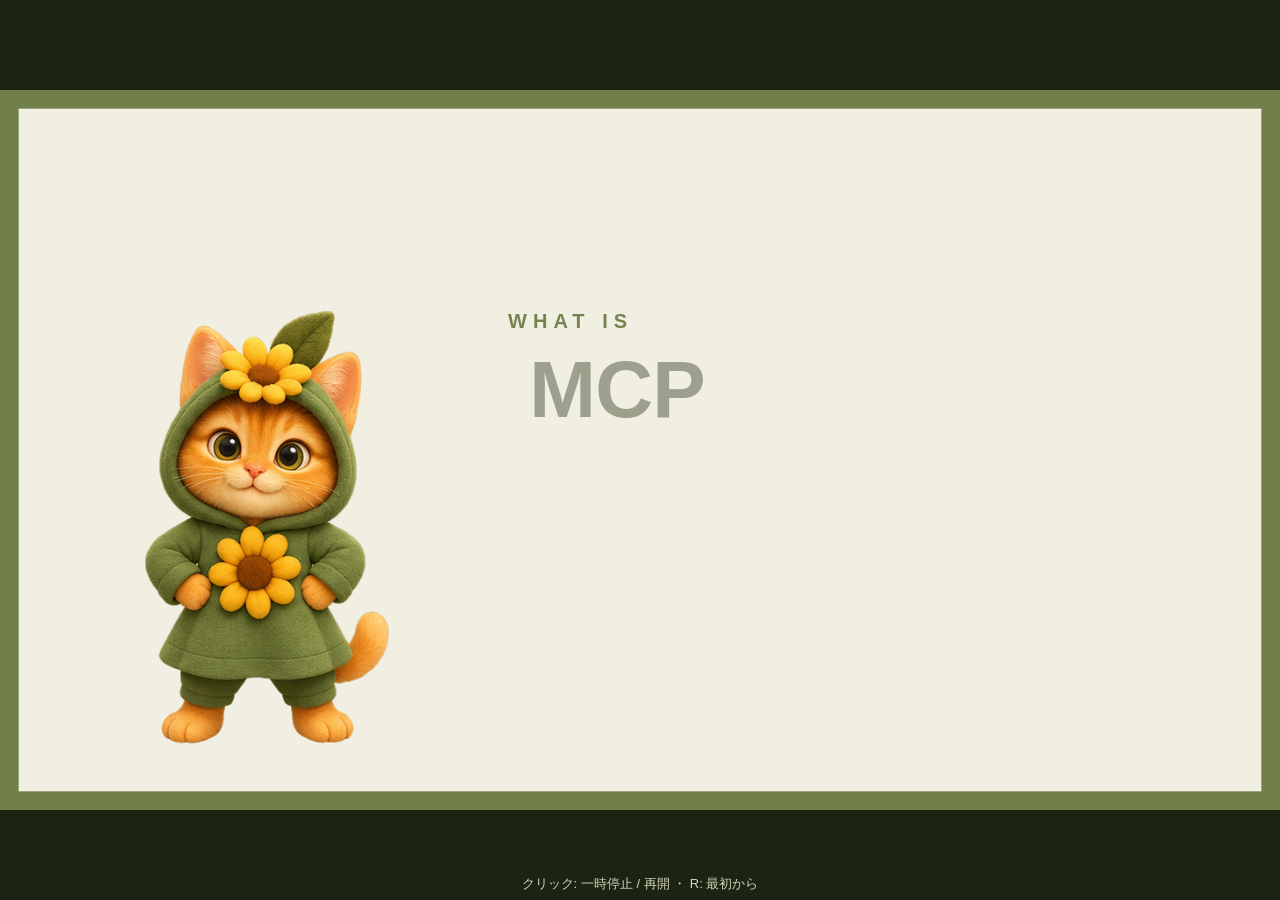
<file: .claude/skills/explainer-video/examples/mcp/index.html>
<!doctype html>
<html lang="ja"><head><meta charset="utf-8"><meta name="viewport" content="width=device-width,initial-scale=1">
<title>MCP とは</title>
<link rel="stylesheet" href="../../engine/explainer.css">
</head><body>
<script src="../../character/character.js"></script>
<script src="../../engine/icons.js"></script>
<script src="scene.js"></script>
<script src="../../engine/explainer.js"></script>
</body></html>
</file>
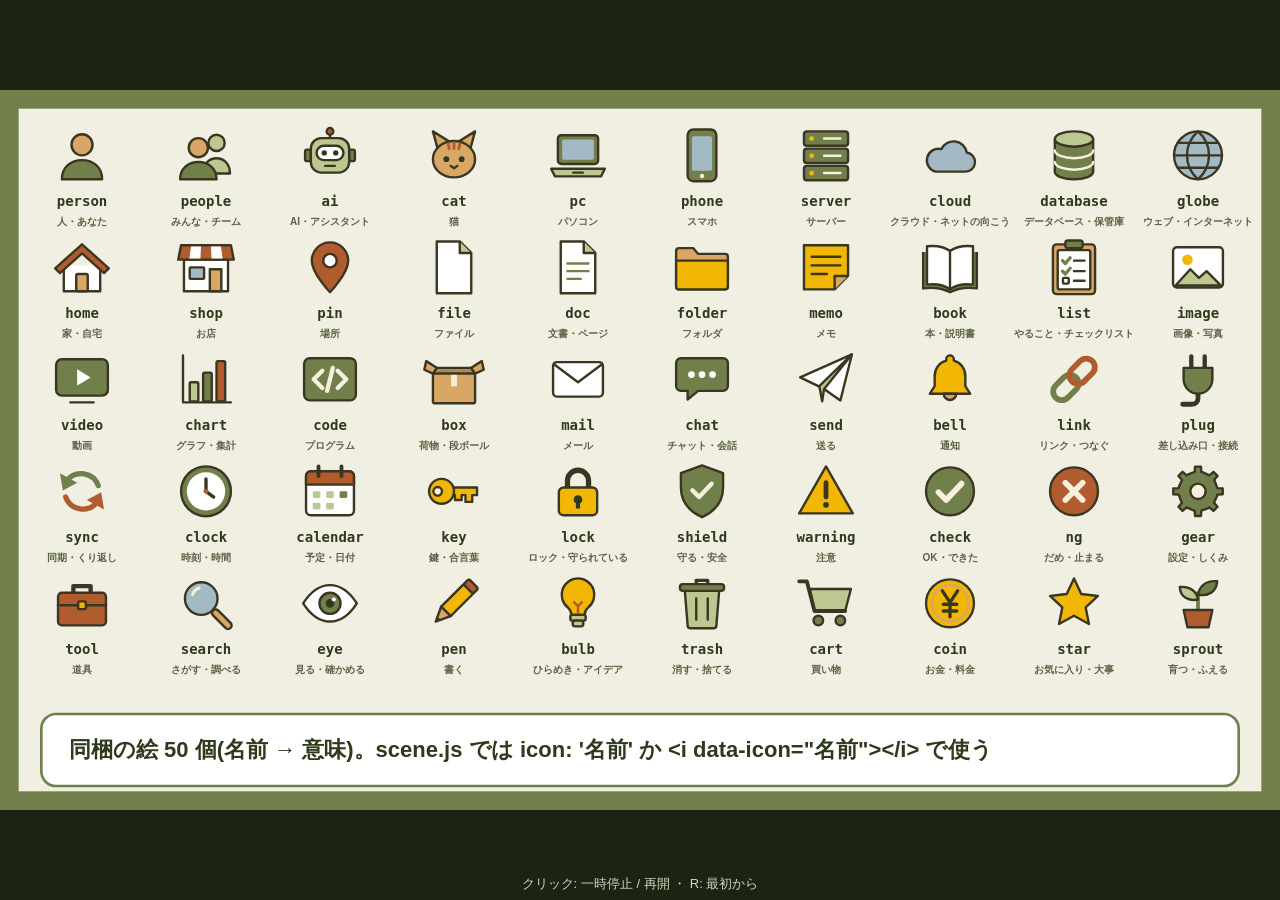
<file: .claude/skills/explainer-video/references/icon-catalog/index.html>
<!doctype html>
<html lang="ja"><head><meta charset="utf-8"><meta name="viewport" content="width=device-width,initial-scale=1">
<title>絵(アイコン)の一覧</title>
<link rel="stylesheet" href="../../engine/explainer.css">
</head><body>
<script src="../../engine/icons.js"></script>
<script src="scene.js"></script>
<script src="../../engine/explainer.js"></script>
</body></html>
</file>
<file: .claude/skills/explainer-video/engine/explainer.css>
/* 説明映像エンジンの見た目(kote2 標準テーマ)。色は VIDEO.theme で上書きできる */
:root { --bg:#f0efe2; --frame:#71804b; --ink:#2f3a1c; --ink-soft:#5a6242; --accent:#b05c2e; --card:#ffffff; --card-line:#d9dcc3; --badge-bg:#dde0c8; --sun:#f2b705;
  /* 絵(アイコン・イラスト)だけで使う色 */
  --leaf:#bcc792; --wood:#d8a766; --sky:#a3bac4; --paper:#f6efdc; --line:#3b3622; }
* { margin:0; padding:0; box-sizing:border-box; }
html, body { height:100%; background:#1d2312; overflow:hidden; }
#stage { position:absolute; left:0; top:0; width:1920px; height:1080px; background:var(--bg); transform-origin:0 0; overflow:hidden;
  font-family:"Hiragino Sans","Hiragino Kaku Gothic ProN","Yu Gothic","Meiryo","Noto Sans JP",sans-serif; color:var(--ink); }
.mono { font-family:"SF Mono",Menlo,Consolas,monospace; }

/* 地図(カメラで動かす 1 枚の絵) */
#map { position:absolute; left:0; top:0; transform-origin:0 0; }
#map > svg { position:absolute; left:0; top:0; overflow:visible; }
.it { position:absolute; }
.box { background:var(--card); border:4px solid var(--frame); border-radius:22px; padding:16px 22px;
  box-shadow:0 8px 0 rgba(47,58,28,.10); display:flex; flex-direction:column; justify-content:center; }
.box.top { justify-content:flex-start; }
.box.dash { border-style:dashed; background:#f7f6ec; }
.box.soft { background:#f7f6ec; border-width:3px; }
.box.strong { border-width:6px; }
.eb { font-size:21px; font-weight:800; letter-spacing:.15em; color:var(--frame); }
.k { font-size:34px; font-weight:800; line-height:1.2; white-space:nowrap; }
.d { font-size:22px; color:var(--ink-soft); margin-top:6px; line-height:1.35; }
.chip { background:var(--bg); border:3px solid var(--frame); border-radius:14px; display:flex; align-items:center; justify-content:center;
  font-size:22px; font-weight:800; white-space:nowrap; }
.zone { font-size:30px; font-weight:800; color:var(--frame); letter-spacing:.08em; white-space:nowrap; }
.row { font-size:22px; line-height:1.5; white-space:nowrap; }
.row b { font-weight:800; }
.lbl { position:absolute; font-size:22px; font-weight:700; color:var(--ink-soft); background:var(--bg); padding:2px 10px; border-radius:8px; white-space:nowrap; transform:translate(-50%,-50%); }
.lbl.o { color:var(--accent); }
.lbl.g { color:var(--frame); }
.tag { position:absolute; font-size:23px; font-weight:800; color:#fff; background:var(--accent); padding:8px 16px; border-radius:12px; white-space:nowrap; }
.tag.g { background:var(--frame); }
.pk { position:absolute; left:0; top:0; font-size:24px; font-weight:800; padding:8px 18px; border-radius:99px; white-space:nowrap; color:#fff; background:var(--frame);
  box-shadow:0 6px 14px rgba(47,58,28,.25); }
.pk.o { background:var(--accent); }

/* 画面に固定のもの */
#cap { position:absolute; left:250px; right:60px; bottom:34px; height:112px; background:var(--card); border:4px solid var(--frame); border-radius:24px;
  display:flex; align-items:center; padding:0 40px; font-size:33px; font-weight:700; line-height:1.4; }
#cap .step { flex:none; font-size:22px; font-weight:800; color:#fff; background:var(--frame); border-radius:10px; padding:4px 12px; margin-right:24px; letter-spacing:.1em; }
#legend { position:absolute; background:var(--card); border:3px solid var(--card-line); border-radius:16px; padding:14px 22px; font-size:24px; display:flex; flex-direction:column; gap:6px; }
#legend svg { vertical-align:middle; margin-right:10px; }
.cat { position:absolute; left:0; top:0; transform-origin:50% 100%; }
#title { position:absolute; inset:0; background:var(--bg); }
#title .t1 { position:absolute; left:760px; top:330px; font-size:30px; font-weight:800; letter-spacing:.3em; color:var(--frame); }
#title .t2 { position:absolute; left:760px; top:380px; font-size:120px; font-weight:800; letter-spacing:-.01em; white-space:nowrap; }
#title .t3 { position:absolute; left:760px; top:540px; font-size:40px; font-weight:700; color:var(--ink-soft); line-height:1.5; }
#title.nocat .t1, #title.nocat .t2, #title.nocat .t3 { left:160px; }
#frame { position:absolute; inset:0; border:28px solid var(--frame); pointer-events:none; }
#hint { position:fixed; left:50%; bottom:10px; transform:translateX(-50%); color:#cfd5b8; font:13px/1 sans-serif; transition:opacity .6s; pointer-events:none; }
.render #hint { display:none; }
.chipline { display:flex; flex-direction:column; gap:8px; margin-top:14px; }
.chipline > span { font-size:22px; white-space:nowrap; background:var(--bg); border-radius:10px; padding:6px 14px; }

/* 絵(engine/icons.js と scene.js の art)。塗りはクラスで指定し、色は上の変数に追従する */
.art-svg { display:block; width:100%; height:100%; overflow:visible; }
.f-frame { fill:var(--frame); } .f-leaf { fill:var(--leaf); } .f-accent { fill:var(--accent); } .f-wood { fill:var(--wood); } .f-sun { fill:var(--sun); }
.f-sky { fill:var(--sky); } .f-paper { fill:var(--paper); } .f-card { fill:var(--card); } .f-ink { fill:var(--ink); }
.ol { stroke:var(--line); stroke-width:2.5; stroke-linejoin:round; }
.ln { fill:none; stroke:var(--line); stroke-width:2.5; stroke-linecap:round; stroke-linejoin:round; }
.ln.w { stroke:var(--paper); } .ln.g { stroke:var(--frame); } .ln.o { stroke:var(--accent); } .ln.d { stroke:var(--wood); } .ln.s { stroke:var(--sun); }
/* 箱に絵を添える(icon)。左(既定)か上(iconAt: 'top')。絵は淡い台紙に載せる */
.box.has-ic { flex-direction:row; align-items:center; justify-content:flex-start; gap:20px; padding-top:10px; padding-bottom:10px; }
.box.top.has-ic { align-items:flex-start; }
.box.has-ic.ic-top { flex-direction:column; align-items:flex-start; justify-content:center; gap:10px; }
.has-ic > .tx { display:flex; flex-direction:column; min-width:0; }
.ic { flex:none; background:var(--paper); }
.box.soft .ic, .box.dash .ic { background:var(--card); }
.chip.has-ic { gap:10px; }
.chip .ic { background:none; }
/* 絵だけの部品(cls: 'art')。枠なしで w × h いっぱいに描く。html は絵の下の見出し */
.it.art > .cap { position:absolute; left:50%; top:100%; transform:translateX(-50%); margin-top:8px; font-size:24px; font-weight:800; white-space:nowrap; }
/* 文中の絵(<i data-icon="名前"></i>)・札と動くラベルの絵 */
.ii { display:inline-block; width:1.25em; height:1.25em; vertical-align:-.28em; margin-right:.2em; }
.pi { display:inline-block; width:1.6em; height:1.6em; vertical-align:-.45em; margin:-6px 10px -6px -8px; padding:4px; background:var(--card); border-radius:50%; }
.pk.ico { padding:8px; border-radius:50%; background:var(--card); border:4px solid var(--frame); }
.pk.ico.o { border-color:var(--accent); }
.pk.ico .pi { width:52px; height:52px; margin:0; padding:2px; vertical-align:top; }
</file>
